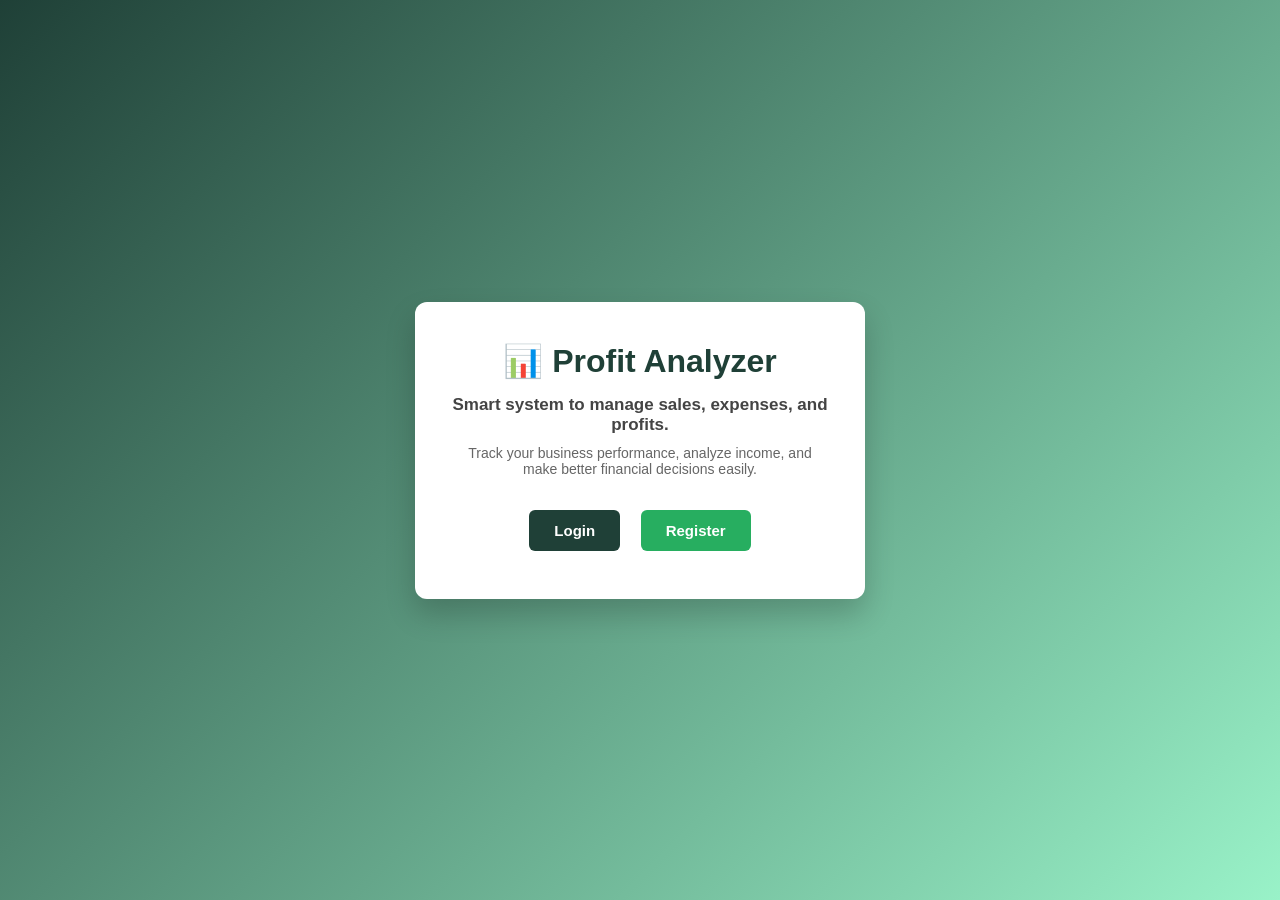
<file: frontend/index.html>
<!DOCTYPE html>
<html lang="en">
<head>
    <meta charset="UTF-8">
    <title>Profit Analyzer</title>

    <link rel="stylesheet" href="css/style.css">
</head>
<body>

<div class="container">

    <h1>📊 Profit Analyzer</h1>

    <p class="subtitle">
        Smart system to manage sales, expenses, and profits.
    </p>

    <p class="desc">
        Track your business performance, analyze income,
        and make better financial decisions easily.
    </p>

    <div class="btn-group">

        <a href="login.html" class="btn login-btn">
            Login
        </a>

        <a href="register.html" class="btn register-btn">
            Register
        </a>

    </div>

</div>

</body>
</html>
</file>
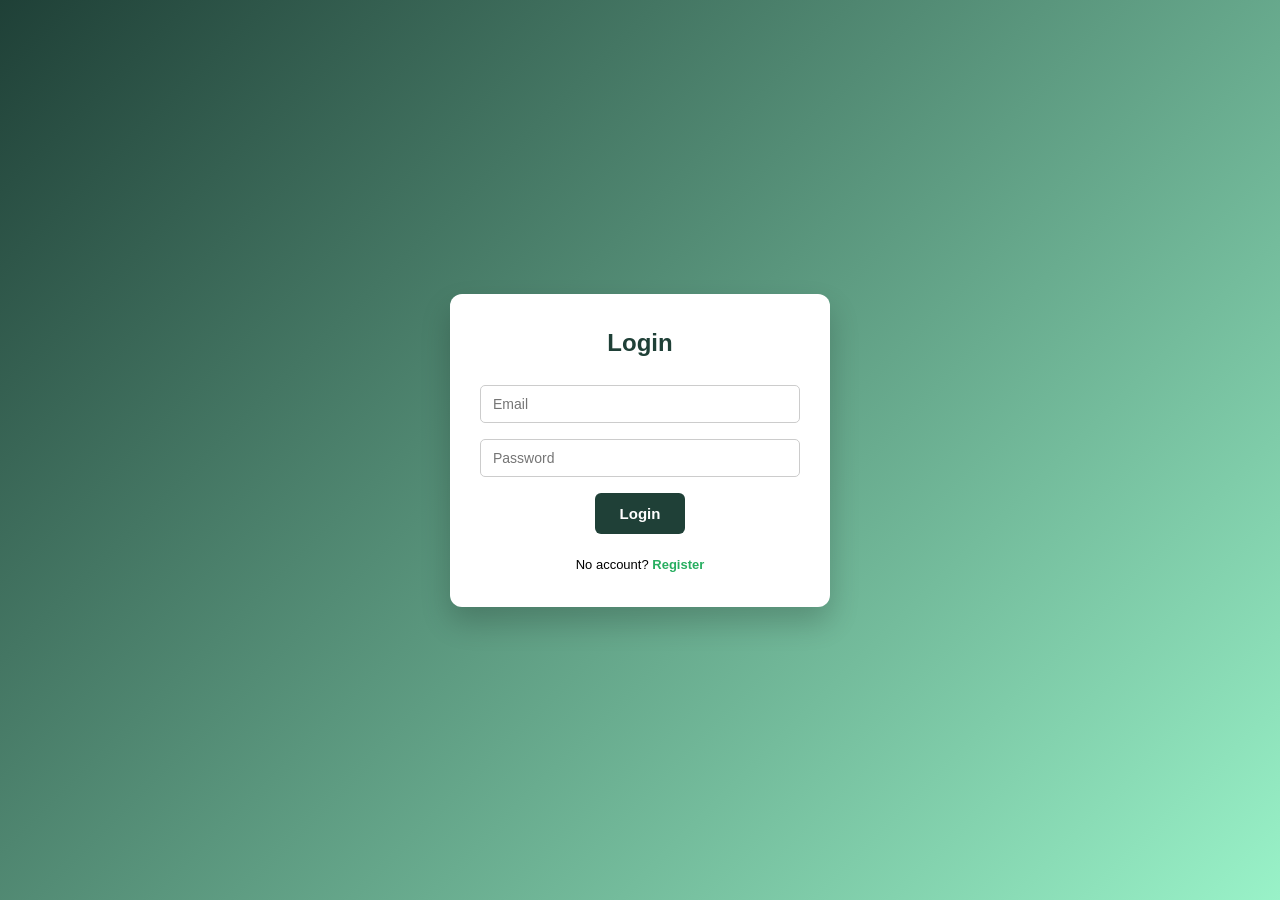
<file: frontend/login.html>
<!DOCTYPE html>
<html>
<head>
    <title>Login | Profit Analyzer</title>
    <link rel="stylesheet" href="css/style.css">
</head>

<body>

<div class="form-box">

    <h2>Login</h2>

    <form id="loginForm">

        <input type="email" id="loginEmail"
               placeholder="Email" required>

        <input type="password" id="loginPassword"
               placeholder="Password" required>

        <button type="submit" class="btn login-btn">
            Login
        </button>

    </form>

    <p id="loginMsg"></p>

    <p class="link-text">
        No account?
        <a href="register.html">Register</a>
    </p>

</div>

<script src="js/main.js"></script>
</body>
</html>
</file>
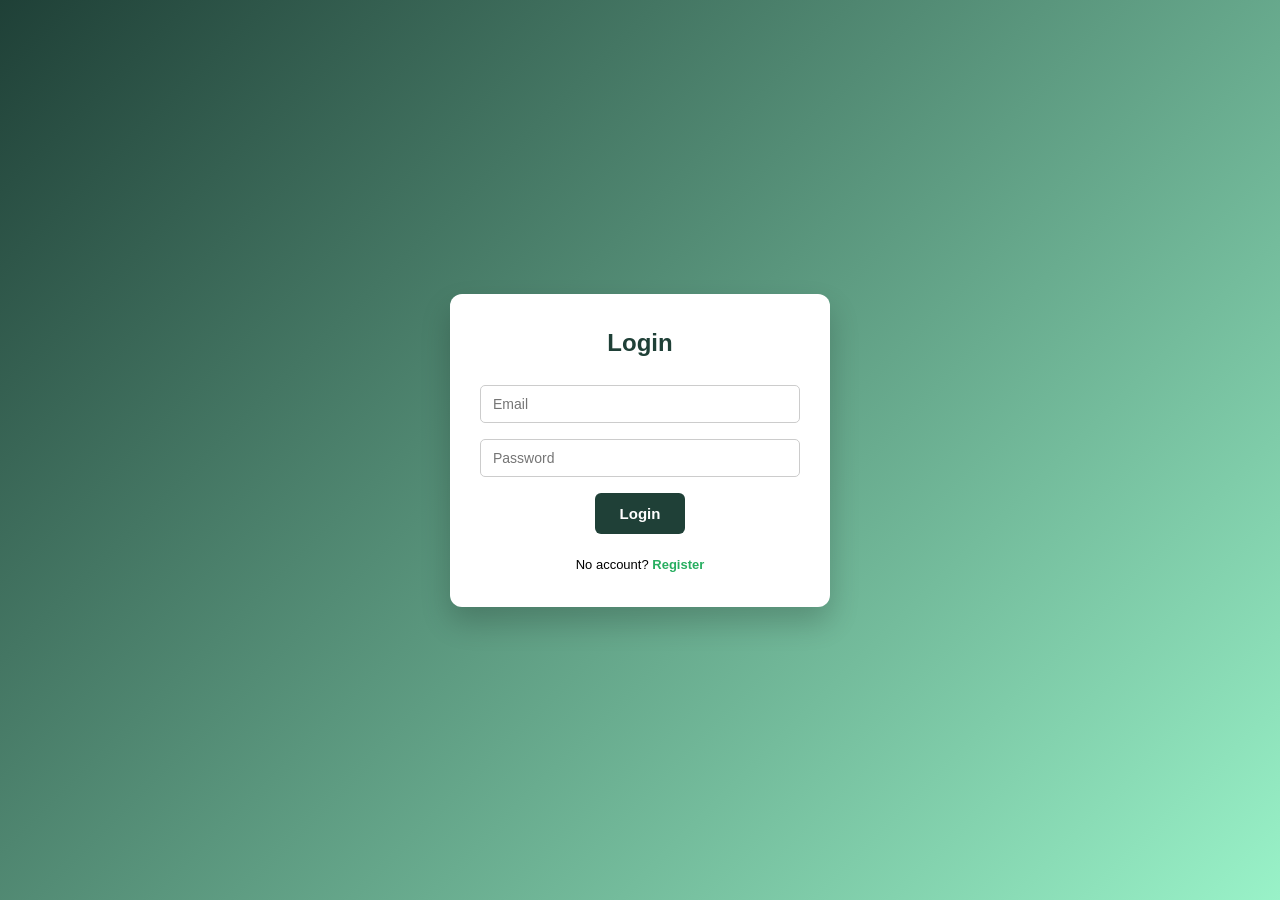
<file: frontend/manual_data_analysis.html>
<!DOCTYPE html>
<html>
<head>
    <title>Manual Data Analysis</title>
    <link rel="stylesheet" href="css/manual_data_analysis.css">
    <script src="js/manual_data_analysis.js" defer></script>
</head>
<body>
<div class="layout">
    <div class="sidebar">
        <h2>Business Panel</h2>
        <a href="dashboard.html">Bulk Data Analysis</a>
        <a href="manual_data_analysis.html" class="active">Manual Data Analysis</a>
        <a href="forecast.html">AI Prediction</a>
        <a href="profile.html">My Profile</a>
        <a href="#" onclick="logout()">Logout</a>
    </div>

    <div class="main-content">
        <h1>Manual Data Analysis</h1>

        <div class="card">
            <h3>Enter Data</h3>
            <div class="top-actions">
                <input id="fileNameInput" type="text" placeholder="File name (required), e.g. my_sales_data">
                <button id="addRowBtn" type="button">Add Row</button>
                <button id="saveAnalyzeBtn" type="button">Save & Analyze</button>
            </div>

            <div class="table-wrap">
                <table id="manualTable">
                    <thead>
                        <tr>
                            <th>Date (YYYY-MM-DD)</th>
                            <th>Sales</th>
                            <th>Expenses</th>
                            <th>Category</th>
                            <th>Action</th>
                        </tr>
                    </thead>
                    <tbody id="manualTableBody"></tbody>
                </table>
            </div>

            <p id="manualMsg"></p>
        </div>

        <div class="summary-grid">
            <div class="summary-box">
                <h3>Total Revenue</h3>
                <p id="rev">--</p>
            </div>
            <div class="summary-box">
                <h3>Total Profit</h3>
                <p id="profit">--</p>
            </div>
            <div class="summary-box">
                <h3>Profit Margin</h3>
                <p id="margin">--</p>
            </div>
            <div class="summary-box">
                <h3>Avg Order Value</h3>
                <p id="avg">--</p>
            </div>
        </div>

        <div class="card">
            <h3>Descriptive Statistics</h3>
            <div class="metrics-grid">
                <p>Mean Revenue: <strong id="mean">--</strong></p>
                <p>Median Revenue: <strong id="median">--</strong></p>
                <p>Standard Deviation: <strong id="std">--</strong></p>
                <p>Highest Revenue Day: <strong id="maxday">--</strong></p>
                <p>Lowest Revenue Day: <strong id="minday">--</strong></p>
            </div>
        </div>

        <div class="card">
            <h3>Monthly Revenue & Profit Trend</h3>
            <div id="monthlyChart"></div>
        </div>

        <div class="card">
            <h3>Revenue Contribution</h3>
            <div id="pieChart"></div>
        </div>

        <div class="card">
            <h3>Correlation Heatmap</h3>
            <div id="corrChart"></div>
        </div>

        <div class="card">
            <h3>Top 3 Revenue Products</h3>
            <pre id="topRevenue">--</pre>
        </div>

        <div class="card">
            <h3>Top 3 Profit Products</h3>
            <pre id="topProfit">--</pre>
        </div>

        <div class="card">
            <h3>Bottom 3 Profit Products</h3>
            <pre id="bottomProfit">--</pre>
        </div>

        <div class="info-box">
            <h3>Business Insight</h3>
            <p id="insight">--</p>
        </div>
    </div>
</div>
</body>
</html>
</file>
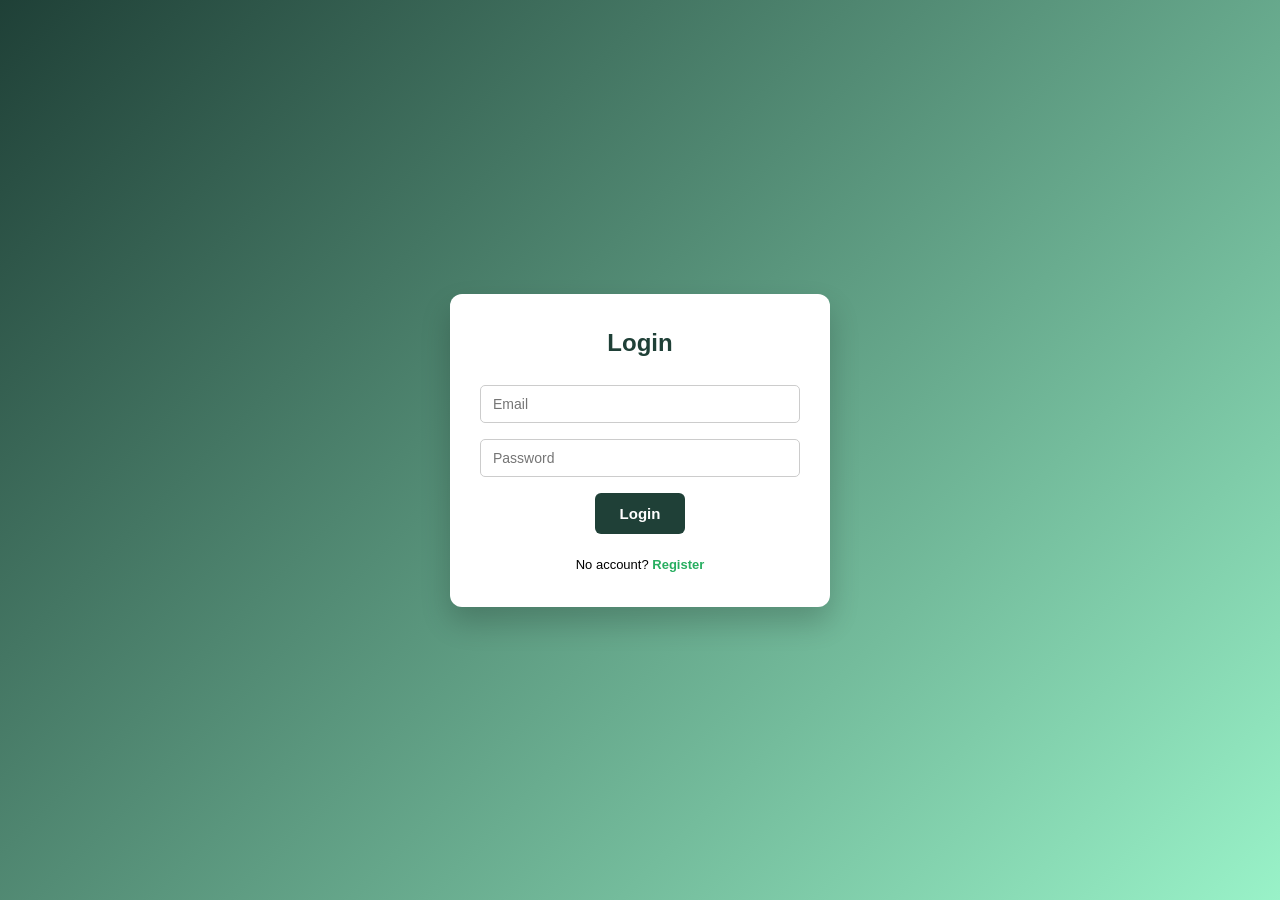
<file: frontend/menu.html>
<!DOCTYPE html>
<html>
<head>
    <title>Profit Analyzer Dashboard</title>
    <link rel="stylesheet" href="css/menu.css">
</head>
<body>

<div class="container">
    <h1>Profit Analyzer Dashboard</h1>

    <div class="card-container">
        <div class="card" onclick="goAnalysis()">
            <div class="icon">📊</div>
            <h2>Data Analysis</h2>
            <p>Upload CSV and view insights</p>
        </div>

        <div class="card" onclick="goManualData()">
            <div class="icon">🧾</div>
            <h2>Manual Data Analysis</h2>
            <p>Enter rows manually, save CSV and analyze</p>
        </div>

        <div class="card" onclick="goForecast()">
            <div class="icon">📈</div>
            <h2>ML Sales Forecast</h2>
            <p>Prediction using ML model</p>
        </div>
    </div>

    <button class="logout-btn" onclick="logout()">Logout</button>
</div>

<script>
function goAnalysis() {
    window.location.href = "dashboard.html";
}

function goForecast() {
    window.location.href = "forecast.html";
}

function goManualData() {
    window.location.href = "manual_data_analysis.html";
}

function logout() {
    localStorage.removeItem("token");
    window.location.href = "login.html";
}

const token = localStorage.getItem("token");
if (!token) {
    window.location.href = "login.html";
}
</script>

</body>
</html>
</file>
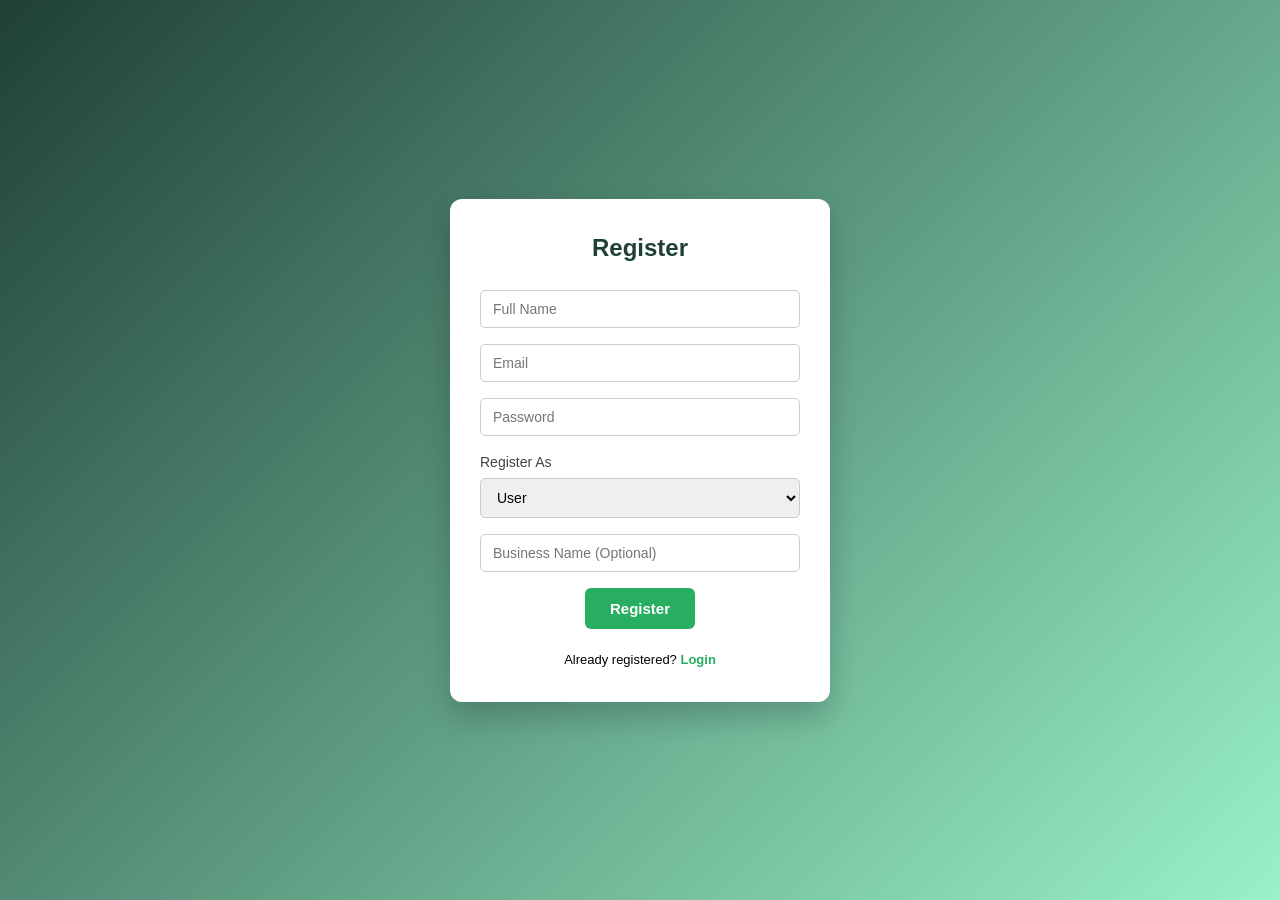
<file: frontend/register.html>
<!DOCTYPE html>
<html>
<head>
    <title>Register | Profit Analyzer</title>
    <link rel="stylesheet" href="css/style.css">
</head>

<body>

<div class="form-box">

    <h2>Register</h2>

    <form id="registerForm">

        <input type="text" id="regName"
               placeholder="Full Name" required>

        <input type="email" id="regEmail"
               placeholder="Email" required>

        <input type="password" id="regPassword"
               placeholder="Password" required>

        <label class="type-label">Register As</label>

        <select id="regRole">
            <option value="user">User</option>
            <option value="business">Business Owner</option>
        </select>

        <input type="text" id="regBusiness"
               placeholder="Business Name (Optional)">

        <button type="submit" class="btn register-btn">
            Register
        </button>

    </form>

    <p id="regMsg"></p>

    <p class="link-text">
        Already registered?
        <a href="login.html">Login</a>
    </p>

</div>

<script src="js/main.js"></script>
</body>
</html>
</file>
<file: frontend/css/style.css>
/* Reset */
* {
    margin: 0;
    padding: 0;
    box-sizing: border-box;
}


/* Body */
body {
    font-family: "Segoe UI", Arial, sans-serif;

    background: linear-gradient(135deg, #1f4037, #99f2c8);

    min-height: 100vh;

    display: flex;
    justify-content: center;
    align-items: center;
}


/* Home Container */
.container {

    background: white;

    width: 450px;
    max-width: 90%;

    padding: 40px 35px;

    border-radius: 12px;

    text-align: center;

    box-shadow: 0 15px 30px rgba(0,0,0,0.2);
}


/* Titles */
.container h1 {
    color: #1f4037;
    margin-bottom: 15px;
}

.subtitle {
    font-size: 17px;
    font-weight: 600;
    color: #444;

    margin-bottom: 10px;
}

.desc {
    font-size: 14px;
    color: #666;

    margin-bottom: 25px;
}


/* Buttons */
.btn-group {
    margin-top: 20px;
}

.btn {
    display: inline-block;

    padding: 12px 25px;

    margin: 8px;

    text-decoration: none;

    font-weight: bold;
    font-size: 15px;

    color: white;

    border-radius: 6px;

    border: none;
    cursor: pointer;

    transition: 0.3s;
}


/* Login Button */
.login-btn {
    background: #1f4037;
}

.login-btn:hover {
    background: #163029;
    transform: translateY(-2px);
}


/* Register Button */
.register-btn {
    background: #27ae60;
}

.register-btn:hover {
    background: #1e874b;
    transform: translateY(-2px);
}


/* Form Box */
.form-box {

    background: white;

    width: 380px;

    padding: 35px 30px;

    border-radius: 12px;

    text-align: center;

    box-shadow: 0 15px 30px rgba(0,0,0,0.2);
}


/* Form Title */
.form-box h2 {
    margin-bottom: 20px;
    color: #1f4037;
}


/* Inputs */
.form-box input,
.form-box select {

    width: 100%;

    padding: 10px 12px;

    margin: 8px 0;

    border-radius: 5px;

    border: 1px solid #ccc;

    font-size: 14px;
}

.form-box input:focus,
.form-box select:focus {
    outline: none;
    border-color: #27ae60;
}


/* Register Type Label */
.type-label {
    display: block;
    text-align: left;

    font-size: 14px;
    color: #444;

    margin-top: 10px;
}


/* Links */
.link-text {
    margin-top: 15px;
    font-size: 13px;
}

.link-text a {
    color: #27ae60;
    text-decoration: none;
    font-weight: 600;
}

.link-text a:hover {
    text-decoration: underline;
}
</file>
<file: frontend/css/manual_data_analysis.css>
body {
    margin: 0;
    font-family: Arial, sans-serif;
    background: linear-gradient(to right, #2f6f57, #8fd3b6);
}

.layout {
    display: flex;
    min-height: 100vh;
}

.sidebar {
    width: 220px;
    background-color: #1f8a70;
    padding: 30px 20px;
    color: white;
}

.sidebar h2 {
    margin-bottom: 30px;
}

.sidebar a {
    display: block;
    color: white;
    text-decoration: none;
    margin: 15px 0;
    font-weight: 500;
}

.sidebar a.active {
    font-weight: bold;
}

.main-content {
    flex: 1;
    padding: 40px;
}

h1 {
    margin-bottom: 20px;
}

.card {
    background: white;
    padding: 25px;
    border-radius: 15px;
    margin-bottom: 30px;
    box-shadow: 0 4px 12px rgba(0, 0, 0, 0.1);
}

.info-box {
    background: #ffffff;
    padding: 20px;
    border-radius: 12px;
    margin-bottom: 20px;
    border-left: 6px solid #1f8a70;
    box-shadow: 0 4px 10px rgba(0, 0, 0, 0.08);
}

.top-actions {
    display: grid;
    grid-template-columns: 1fr auto auto;
    gap: 10px;
    margin-bottom: 12px;
}

.top-actions input {
    padding: 10px;
    border-radius: 8px;
    border: 1px solid #c8d4cd;
}

.top-actions button {
    padding: 10px 14px;
    background-color: #1f8a70;
    border: none;
    color: white;
    border-radius: 8px;
    cursor: pointer;
}

.top-actions button:hover {
    background-color: #166d56;
}

.table-wrap {
    overflow-x: auto;
}

table {
    width: 100%;
    border-collapse: collapse;
}

th,
td {
    border-bottom: 1px solid #e5ece8;
    padding: 10px;
    text-align: left;
}

td input {
    width: 100%;
    padding: 8px;
    border: 1px solid #ced9d3;
    border-radius: 6px;
}

.delete-btn {
    padding: 7px 10px;
    background: #d14f4f;
    color: white;
    border: none;
    border-radius: 6px;
    cursor: pointer;
}

#manualMsg {
    margin-top: 12px;
    min-height: 22px;
}

.summary-grid {
    display: grid;
    grid-template-columns: repeat(auto-fit, minmax(180px, 1fr));
    gap: 16px;
    margin-bottom: 24px;
}

.summary-box {
    background: white;
    padding: 20px;
    border-radius: 12px;
    box-shadow: 0 4px 10px rgba(0, 0, 0, 0.08);
}

.summary-box h3 {
    margin-bottom: 8px;
}

.summary-box p {
    font-size: 22px;
    font-weight: 700;
    color: #155746;
}

.metrics-grid {
    display: grid;
    grid-template-columns: repeat(auto-fit, minmax(220px, 1fr));
    gap: 10px 24px;
}

pre {
    margin-top: 8px;
    white-space: pre-wrap;
    font-family: Consolas, "Courier New", monospace;
    line-height: 1.5;
}

@media (max-width: 900px) {
    .top-actions {
        grid-template-columns: 1fr;
    }
}
</file>
<file: frontend/css/menu.css>
body {
    margin: 0;
    font-family: Arial, sans-serif;
    background: linear-gradient(to right, #1f4037, #99f2c8); /* Same as login */
}

/* Container stays same */
.container {
    text-align: center;
    margin-top: 100px;
}

h1 {
    margin-bottom: 60px;
    color: white; /* So it looks good on dark background */
}

.card-container {
    display: flex;
    justify-content: center;
    gap: 50px;
    flex-wrap: wrap;
}

.card {
    width: 300px;
    padding: 40px;
    background: white;
    border-radius: 15px;
    cursor: pointer;
    box-shadow: 0 8px 25px rgba(0,0,0,0.2);
    transition: all 0.3s ease;
}

.card:hover {
    transform: translateY(-10px);
    box-shadow: 0 15px 35px rgba(0,0,0,0.25);
}

.icon {
    font-size: 40px;
    margin-bottom: 20px;
}

.card h2 {
    margin: 10px 0;
}

.card p {
    color: #555;
}

.logout-btn {
    margin-top: 60px;
    padding: 10px 25px;
    border: none;
    background: #1abc9c;
    color: white;
    border-radius: 5px;
    cursor: pointer;
}

.logout-btn:hover {
    background: #16a085;
}
</file>
